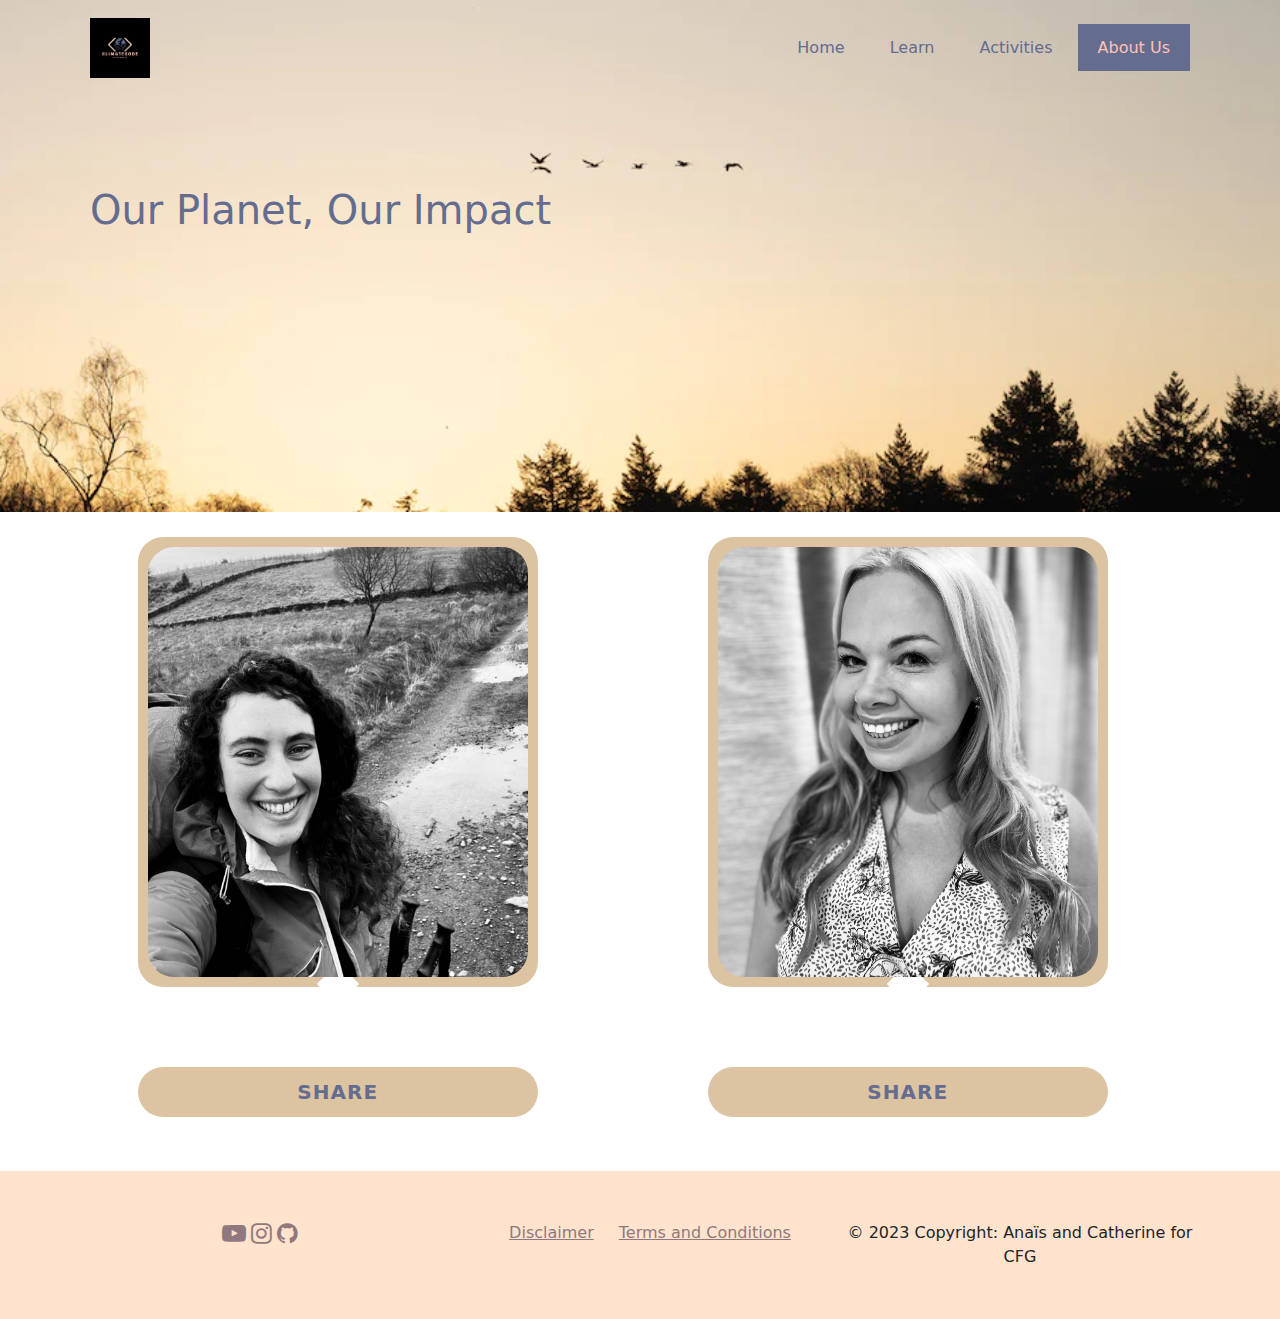
<file: html/aboutus.html>
<!DOCTYPE html>
<html lang="en">
<head>
    <meta charset="UTF-8">
    <meta http-equiv="X-UA-Compatible" content="IE=edge">
    <meta name="viewport" content="width=device-width, initial-scale=1.0">
    <title>About Us</title>
    <link rel="icon" type="image/x-icon" href="../Gallery/ClimateCode.jpg">
    <link rel="stylesheet" href="../css/style.css">
    <link rel="stylesheet" href="../css/aboutus.css">
    <link rel="stylesheet" href="../css/footer.css">

    <link rel="preconnect" href="https://fonts.googleapis.com">
    <link rel="preconnect" href="https://fonts.gstatic.com" crossorigin>
    
    <link href="https://fonts.googleapis.com/css2?family=Montserrat:wght@300&family=Roboto:wght@700&display=swap" rel="stylesheet">
    <link href="https://maxcdn.bootstrapcdn.com/font-awesome/4.4.0/css/font-awesome.min.css" rel="stylesheet"/>
   
    <link href="../bootstrap/css/bootstrap-grid.css">
    <link rel="stylesheet" href="../bootstrap/css/bootstrap.css">
    <link rel="stylesheet" href="../bootstrap/css/bootstrap-utilities.css">
    
</head>
<body>
   
    <!-- Header  -->
    
    <div class="landingheader">
      <div class="navbar" style="margin-top: -5em;">
              <div class="logoimg">
                  <a href="../index.html">
                  <img src="../Gallery/ClimateCode.jpg" alt="ClimateCode" width="60" >
                  </a> 
              </div>
              <div class="navbar2">
                  <a  href="../index.html">Home</a>
                  <a href="../html/learn.html">Learn</a>
                  <a href="../html/play.html">Activities</a>
                  <a class="active" href="../html/aboutus.html">About Us</a>
              </div>
          </div>
             <div class="title">
              <h1>Our Planet, Our Impact</h1>
          </div>
      </div>
  

    <div class="container text-center">
      <div class="row">
        <div class="col">
          <div class="aboutbox">
            <div class="main-box2">
                <div class="content2">
                  <input type="checkbox" id="check2">
                  <label class="box2" for="check2">
                  <div class="share2">SHARE</div>
                  <div class="cancel2">CANCEL</div>
                  </label>
                  <div class="image-box2">
                    <img src="../Gallery/anais.jpg" alt="Anaïs">
                    <div class="about2">
                    <div class="details2">
                      <div class="name2">Anaïs</div>
                      <div class="job2">CFG Student</div>
                      <div class="icon2">
                        <a href="https://www.linkedin.com/in/anais-calamia-b02766119/" target="_blank"><i class="fa fa-linkedin-square"></i></a>
                        <a href="https://github.com/anais-stuartcalamia" target="_blank"><i class="fa fa-github"></i></a>
                        <a href="https://www.instagram.com/anaiscalamia/" target="_blank"><i class="fa fa-instagram"></i></a>
                      </div>
                    </div>
                    </div>
                  </div>
                </div>
                </div>
            </div>
          
        </div>
        <div class="col">
          <div class="aboutbox">
            <div class="main-box">
                <div class="content">
                  <input type="checkbox" id="check">
                  <label class="box" for="check">
                  <div class="share">SHARE</div>
                  <div class="cancel">CANCEL</div>
                  </label>
                  <div class="image-box">
                    <img src="../Gallery/catherine.jpg" alt="Catherine">
                    <div class="about">
                    <div class="details">
                      <div class="name">Catherine </div>
                      <div class="job">CFG Student</div>
                      <div class="icon">
                        <a href="https://www.linkedin.com/in/catherine-chalmers-52147534" target="_blank"><i class="fa fa-linkedin-square"></i></a>
                        <a href="https://github.com/Candy-Lilivia" target="_blank"><i class="fa fa-github"></i></a>
                        <a href="https://instagram.com/catherine__chalmers?igshid=YmMyMTA2M2Y=" target="_blank" ><i class="fa fa-instagram"></i></a>
                      </div>
                    </div>
                    </div>
                  </div>
                </div>
                </div>
        </div>
        
        </div>
    
      </div>
    </div>

    
       <!-- Footer with disclaimer and terms and policies  -->


<footer class="footer">
  <div class="container text-center">
    <div class="row">
      <div class="col">
        <a href="https://www.youtube.com/watch?v=r9PeYPHdpNo" target="_blank"><i class="fa fa-youtube-play" style="font-size:24px"></i></a>
        <a href="https://www.instagram.com/davidattenborough/" target="_blank"><i class="fa fa-instagram" aria-hidden="true" style="font-size:24px"></i></a>
        <a href="https://github.com/anais-stuartcalamia/CFG-finalproject" target="_blank"><i class="fa fa-github" aria-hidden="true" style="font-size:24px"></i></a>
  
      </div>
      <div class="col">
        <a id="discl" href="#">Disclaimer</a>
        <a id="tc" href="#">Terms and Conditions</a>
  
      </div>
      <div class="col">
        © 2023 Copyright: Anaïs and Catherine for CFG

      </div>
    </div>
  </div>
    
       

  </footer> 
  
    
</body>
</html>
</file>
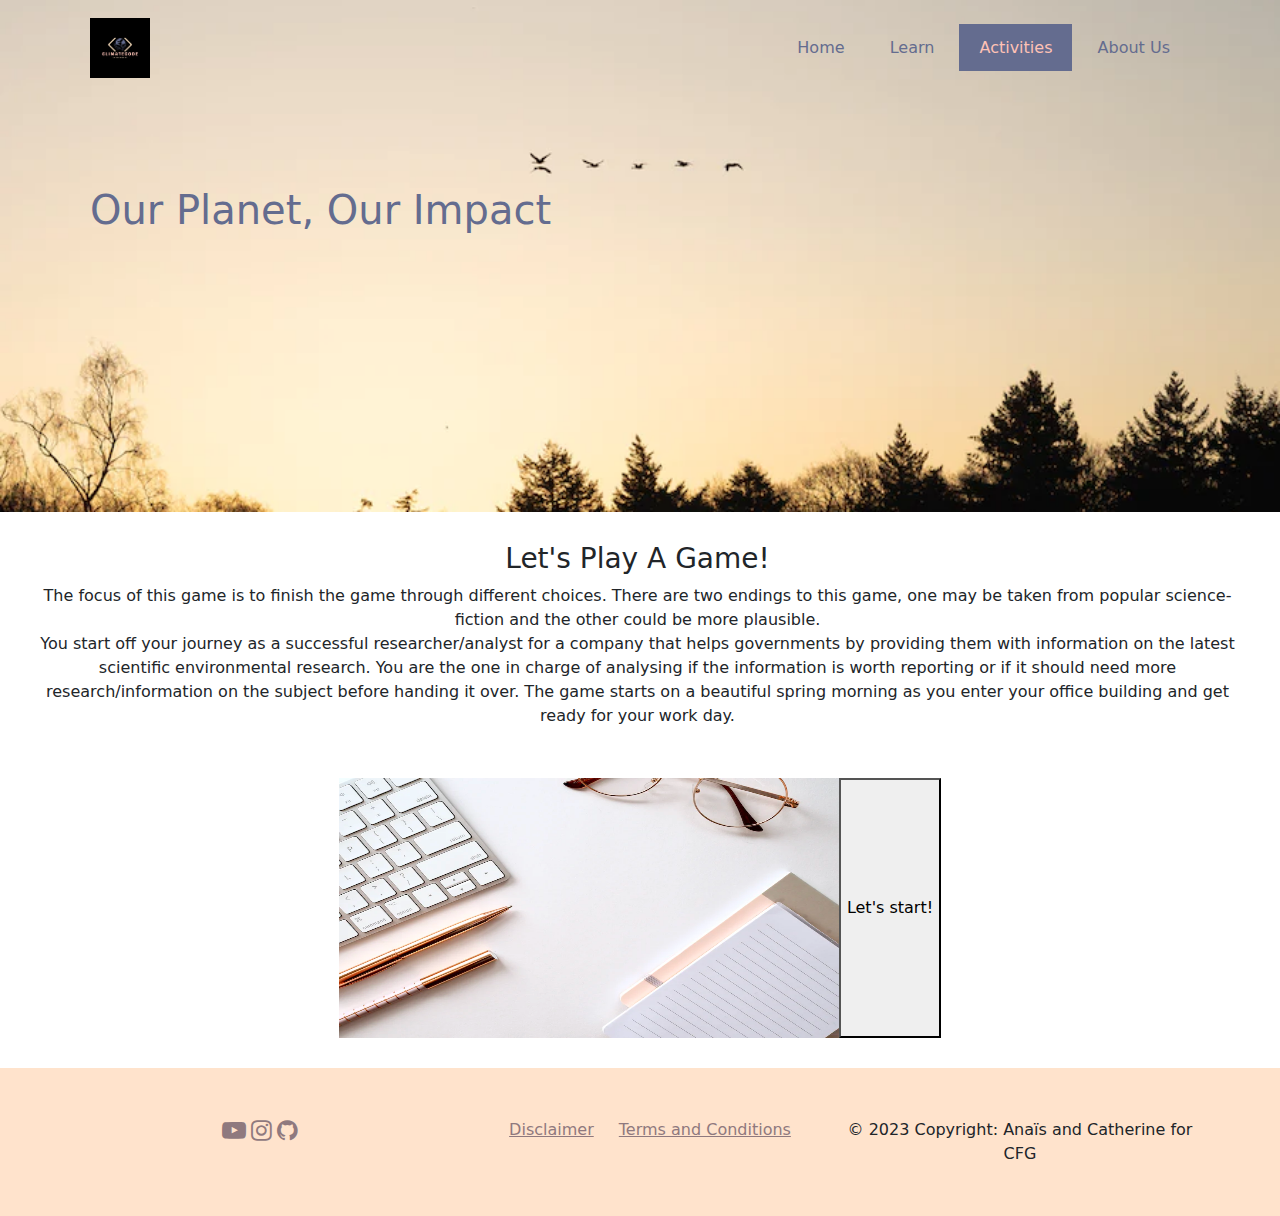
<file: html/game.html>
<!DOCTYPE html>
<html lang="en">
<head>
    <meta charset="UTF-8">
    <meta http-equiv="X-UA-Compatible" content="IE=edge">
    <meta name="viewport" content="width=device-width, initial-scale=1.0">
    <title>Game</title>

    <link rel="icon" type="image/x-icon" href="ClimateCode.jpg">

    <link rel="stylesheet" href="../css/style.css">
    <link rel="stylesheet" href="../css/game.css">
    <link rel="stylesheet" href="../css/footer.css">

    <link rel="preconnect" href="https://fonts.googleapis.com">
    <link rel="preconnect" href="https://fonts.gstatic.com" crossorigin>

    <link href="https://fonts.googleapis.com/css2?family=Montserrat:wght@300&family=Roboto:wght@700&display=swap" rel="stylesheet">
    <link href="https://maxcdn.bootstrapcdn.com/font-awesome/4.4.0/css/font-awesome.min.css" rel="stylesheet"/>

    <link rel="stylesheet" href="../bootstrap/css/bootstrap-grid.css">
    <link rel="stylesheet" href="../bootstrap/css/bootstrap-utilities.css">
    <link rel="stylesheet" href="../bootstrap/css/bootstrap.css">

</head>
<body>
    
    
    <!-- Header + navbar -->
    <div class="landingheader">
        <div class="navbar" style="margin-top: -5em;">
                <div class="logoimg">
                    <a href="../index.html">
                    <img src="../Gallery/ClimateCode.jpg" alt="ClimateCode" width="60" >
                    </a> 
                </div>
                <div class="navbar2">
                    <a  href="../index.html">Home</a>
                    <a href="../html/learn.html">Learn</a>
                    <a class="active" href="../html/play.html">Activities</a>
                    <a  href="../html/aboutus.html">About Us</a>
                </div>
            </div>
               <div class="title">
                <h1>Our Planet, Our Impact</h1>
            </div>
        </div>
    <!-- Game -->

    <div class="gamecont">
<h3> Let's Play A Game!</h3>
<p>The focus of this game is to finish the game through different choices. There are two endings to this game, one may be taken from popular science-fiction and the other could be more plausible.
<br>You start off your journey as a successful researcher/analyst for a company that helps governments by providing them with information on the latest scientific environmental research. You are the one in charge of analysing if the information is worth reporting or if it should need more research/information on the subject before handing it over.
The game starts on a beautiful spring morning as you enter your office building and get ready for your work day.
</p>
    </div>
<div class="pictbtt">
<img src="../Gallery/img-computerandwork.webp" alt="working photo" width="500" height="260">
<button class="button" onclick="myFunction()" >Let's start!</button>
</div>
<p id="gameplay"></p>

    





     <!-- footer -->
     <footer class="footer">
        <div class="container text-center">
          <div class="row">
            <div class="col">
              <a href="https://www.youtube.com/watch?v=r9PeYPHdpNo" target="_blank"><i class="fa fa-youtube-play" style="font-size:24px"></i></a>
              <a href="https://www.instagram.com/davidattenborough/" target="_blank"><i class="fa fa-instagram" aria-hidden="true" style="font-size:24px"></i></a>
              <a href="https://github.com/anais-stuartcalamia/CFG-finalproject" target="_blank"><i class="fa fa-github" aria-hidden="true" style="font-size:24px"></i></a>
        
            </div>
            <div class="col">
              <a id="discl" href="#">Disclaimer</a>
              <a id="tc" href="#">Terms and Conditions</a>
        
            </div>
            <div class="col">
              © 2023 Copyright: Anaïs and Catherine for CFG
      
            </div>
          </div>
        </div>
          
             
      
        </footer> 
  
    <script src="../main.js"></script>
</body>
</html>
</file>
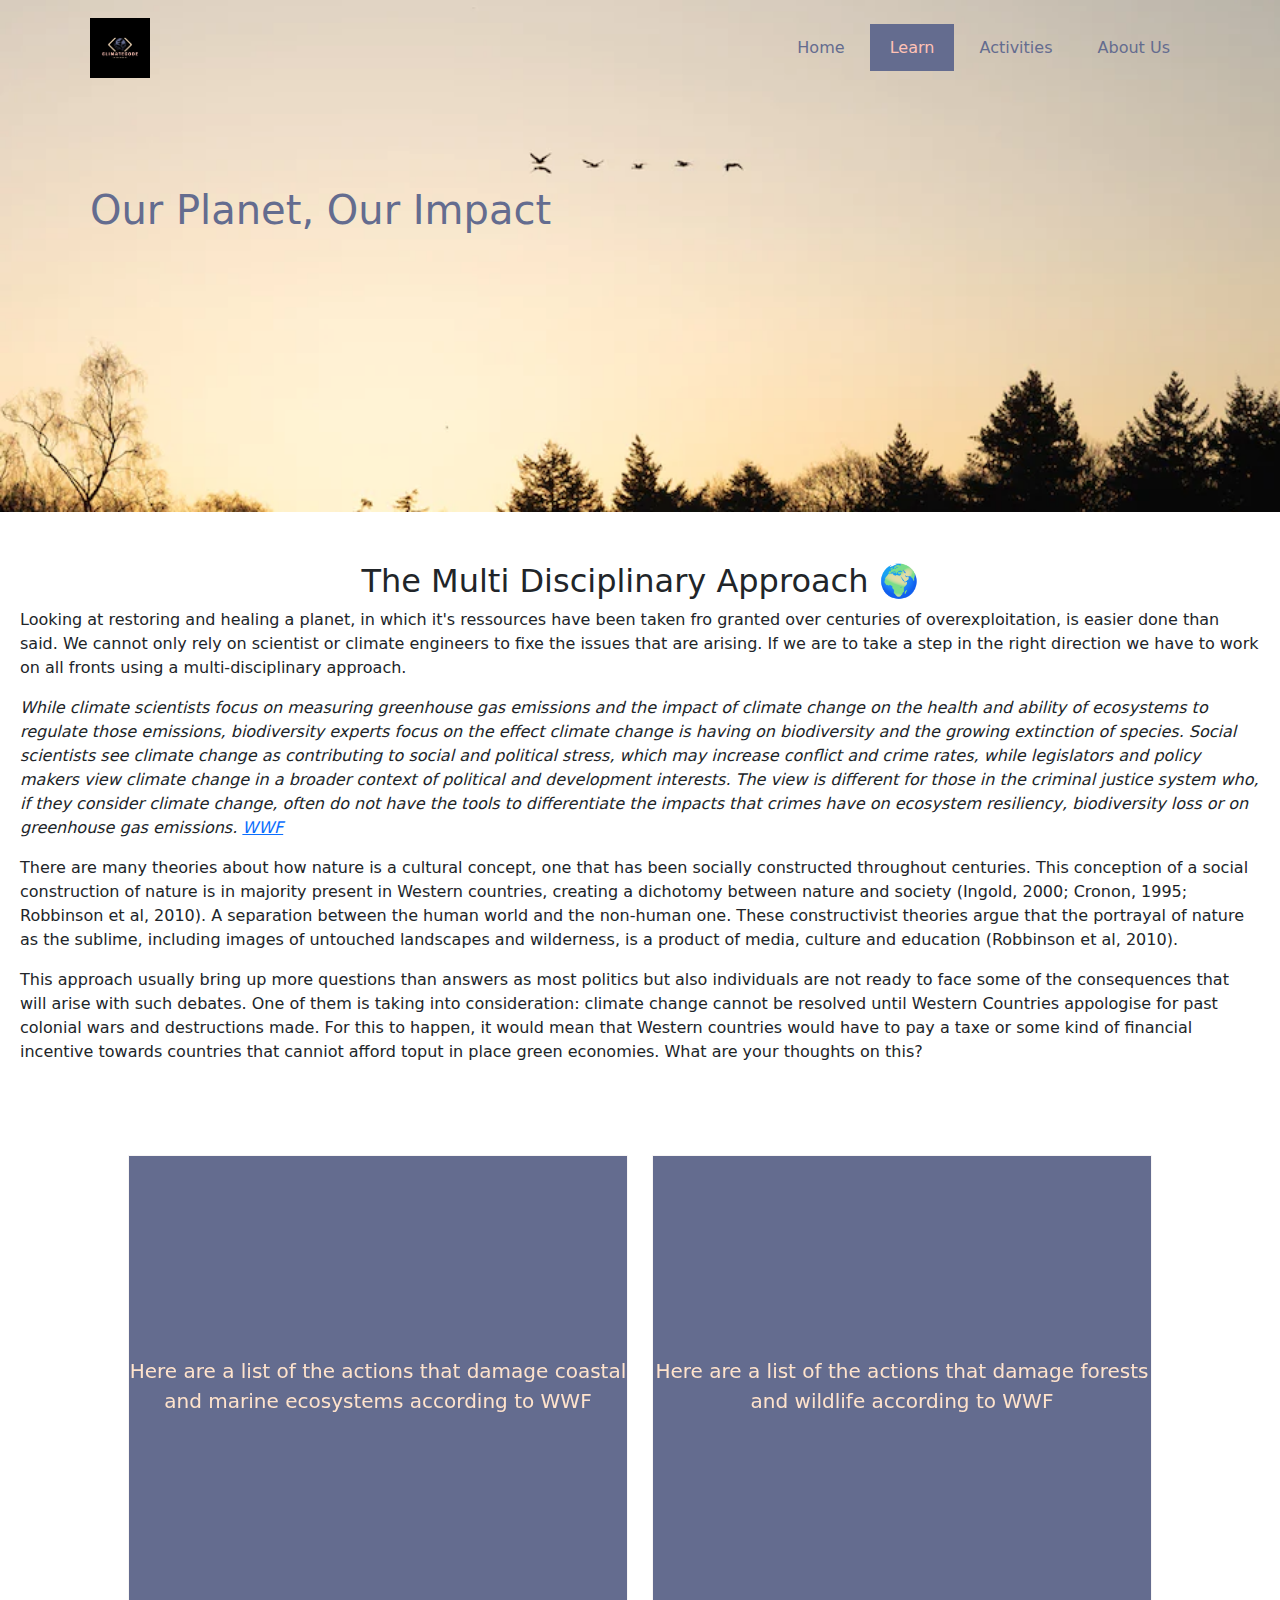
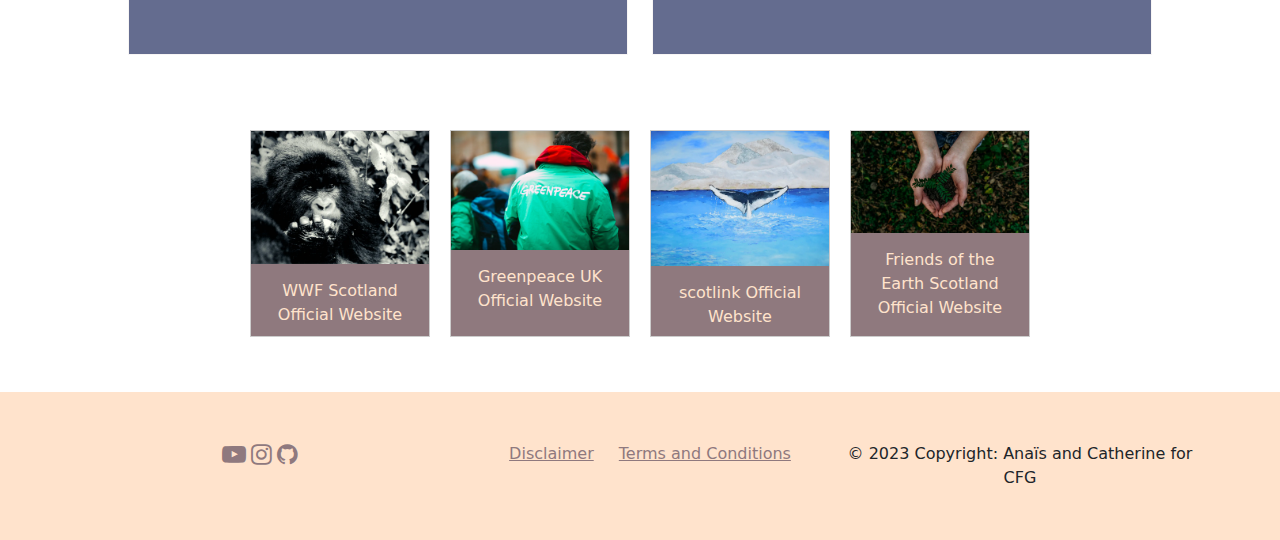
<file: html/learn.html>
<!DOCTYPE html>
<html lang="en">
<head>
    <meta charset="UTF-8">
    <meta http-equiv="X-UA-Compatible" content="IE=edge">
    <meta name="viewport" content="width=device-width, initial-scale=1.0">
    <title>Learn</title>
    <link rel="icon" type="image/x-icon" href="../Gallery/ClimateCode.jpg">
    <link rel="stylesheet" href="../css/style.css">
    <link rel="stylesheet" href="../css/footer.css">
    <link rel="stylesheet" href="../css/learn.css">

    <link rel="preconnect" href="https://fonts.googleapis.com">
    <link rel="preconnect" href="https://fonts.gstatic.com" crossorigin>

    <link href="https://fonts.googleapis.com/css2?family=Montserrat:wght@300&family=Roboto:wght@700&display=swap" rel="stylesheet">
    <link href="https://maxcdn.bootstrapcdn.com/font-awesome/4.4.0/css/font-awesome.min.css" rel="stylesheet"/>

    <link href="../bootstrap/css/bootstrap-grid.css">
    <link rel="stylesheet" href="../bootstrap/css/bootstrap.css">
    <link rel="stylesheet" href="../bootstrap/css/bootstrap-utilities.css">

</head>
<body>
   

    <!-- Header + navbar -->
    <div class="landingheader">
        <div class="navbar" style="margin-top: -5em;">
                <div class="logoimg">
                    <a href="../index.html">
                    <img src="../Gallery/ClimateCode.jpg" alt="ClimateCode" width="60" >
                    </a> 
                </div>
                <div class="navbar2">
                    <a  href="../index.html">Home</a>
                    <a class="active" href="../html/learn.html">Learn</a>
                    <!-- <a href="quizzes.html">Quizzes</a> -->
                    <a href="../html/play.html">Activities</a>
                    <!-- <a href="contact.html">Contact</a> -->
                    <a href="../html/aboutus.html">About Us</a>
                </div>
            </div>
               <div class="title">
                <h1>Our Planet, Our Impact</h1>
            </div>
        </div>
<!-- End navbar -->

<div class="rscont">
<!-- Center column : a hollistic approach   -->
<div class="maincol">
    <article>
    <h2 id="h2multi"> The Multi Disciplinary Approach &#127757</h2>
        <p>Looking at restoring and healing a planet, in which it's ressources have been taken fro granted over centuries of overexploitation, is easier done than said. We cannot only rely on scientist or climate engineers to fixe the issues that are arising. If we are to take a step in the right direction we have to work on all fronts using a multi-disciplinary approach. </p>
        <blockquote><i>While climate scientists focus on measuring greenhouse gas emissions and the impact of climate change on the health and ability of ecosystems to regulate those emissions, biodiversity experts focus on the effect climate change is having on biodiversity and the growing extinction of species. Social scientists see climate change as contributing to social and political stress, which may increase conflict and crime rates, while legislators and policy makers view climate change in a broader context of political and development interests. The view is different for those in the criminal justice system who, if they consider climate change, often do not have the tools to differentiate the impacts that crimes have on ecosystem resiliency, biodiversity loss or on greenhouse gas emissions. <a href="https://files.worldwildlife.org/wwfcmsprod/files/Publication/file/8mie6esklg_Crimes_that_Affect_the_Environment_and_Climate_Change.pdf?_ga=2.208621202.1842893561.1673353690-1429001621.1673353690" target="_blank">WWF</a></i></blockquote>
        <p>There are many theories about how nature is a cultural concept, one that has been socially constructed throughout centuries. This conception of a social construction of nature is in majority present in Western countries, creating a dichotomy between nature and society (Ingold, 2000; Cronon, 1995; Robbinson et al, 2010). A separation between the human world and the non-human one. These constructivist theories argue that the portrayal of nature as the sublime, including images of untouched landscapes and wilderness, is a product of media, culture and education (Robbinson et al, 2010). </p>
        <p>This approach usually bring up more questions than answers as most politics but also individuals are not ready to face some of the consequences that will arise with such debates. One of them is taking into consideration:  climate change cannot be resolved until Western Countries appologise for past colonial wars and destructions made. For this to happen, it would mean that Western countries would have to pay a taxe or some kind of financial incentive towards countries that canniot afford toput in place green economies.
            What are your thoughts on this? </p>
        </article>
</div>

<!-- Flip Box Essay -->
<div class="flipbox">
<div class="flipdamages">
    <div class="flip-box-inner">
      <div class="flip-box-front">
        <p id="fliptx">Here are a list of the actions that damage coastal and marine ecosystems according to WWF</p>
    </div>
      <div class="flip-box-back">
        <ol class="damages">
            <li>Land based marine polution</li>
            <li>Ship-source fuel pollution</li>
            <li>Bilge Water Dumping</li>
            <li>Other Pollutants (e.g: sewage, ballaste water and other waste products)</li>
            <li>Bottom Trawling</li>
            <li>Fisheries crime: illegal, unreported and unregulated fishing</li>
        </ol>
      </div>
    </div>
  </div>

  <!-- flip box 2 -->
  <div class="flipdamages">
    <div class="flip-box-inner">
        <div class="flip-box-front">
            <p id="fliptx">Here are a list of the actions that damage forests and wildlife according to WWF</p>
        </div>
        <div class="flipback2">
            <ol class="damages">
                <li>Illegal deforestation and too much deforestation</li>
                <li>Illegal logging and trafficking of forests products</li>
                <li>Illegal mining and trafficking in precious metals and stones</li>
                <li>Wildlife trafficking</li>
                <li>Illegal wildlife hunting</li>
                <li>Fraud and corruption in forestry and maritime sectors</li>
            </ol>        
        </div>
    </div>
  </div>

</div>




    <!-- Main Ressources -->
<div class="rscrgallery">

     <div class="gallery">
    <a href="https://www.wwf.org.uk/scotland" target="_blank">
        <img src="../Gallery/wwfimg.webp" alt="gorilla in black and white" width="600" height="100">
    </a>
    <div class="desc">WWF Scotland Official Website</div>
      </div>
      
      <div class="gallery">
        <a href="https://www.greenpeace.org.uk" target="_blank">
            <img src="../Gallery/greenpeace.webp" alt="greenpeace workers" width="600" height="100">
        </a>
        <div class="desc">Greenpeace UK Official Website</div>
          </div>
      
      <div class="gallery">
        <a href="https://www.scotlink.org" target="_blank">
            <img src="../Gallery/scotlink.webp" alt="painting of the ocean" width="600" height="100">
        </a>
        <div class="desc">scotlink Official Website</div>
          </div>
      
      <div class="gallery">
        <a href="https://foe.scot" target="_blank">
            <img src="../Gallery/friendsoftheearth.webp" alt="hands holding a plant" width="600" height="100">
        </a>
            <div class="desc">Friends of the Earth Scotland Official Website</div>
      </div>


</div>
</div>

    <!-- footer -->
    <footer class="footer">
        <div class="container text-center">
          <div class="row">
            <div class="col">
              <a href="https://www.youtube.com/watch?v=r9PeYPHdpNo" target="_blank"><i class="fa fa-youtube-play" style="font-size:24px"></i></a>
              <a href="https://www.instagram.com/davidattenborough/" target="_blank"><i class="fa fa-instagram" aria-hidden="true" style="font-size:24px"></i></a>
              <a href="https://github.com/anais-stuartcalamia/CFG-finalproject" target="_blank"><i class="fa fa-github" aria-hidden="true" style="font-size:24px"></i></a>
             </div>

            <div class="col">
              <a id="discl" href="#">Disclaimer</a>
              <a id="tc" href="#">Terms and Conditions</a>
            </div>

            <div class="col">
              © 2023 Copyright: Anaïs and Catherine for CFG
            </div>

          </div>
        </div> 
        </footer> 


      </body>
</html>
</file>
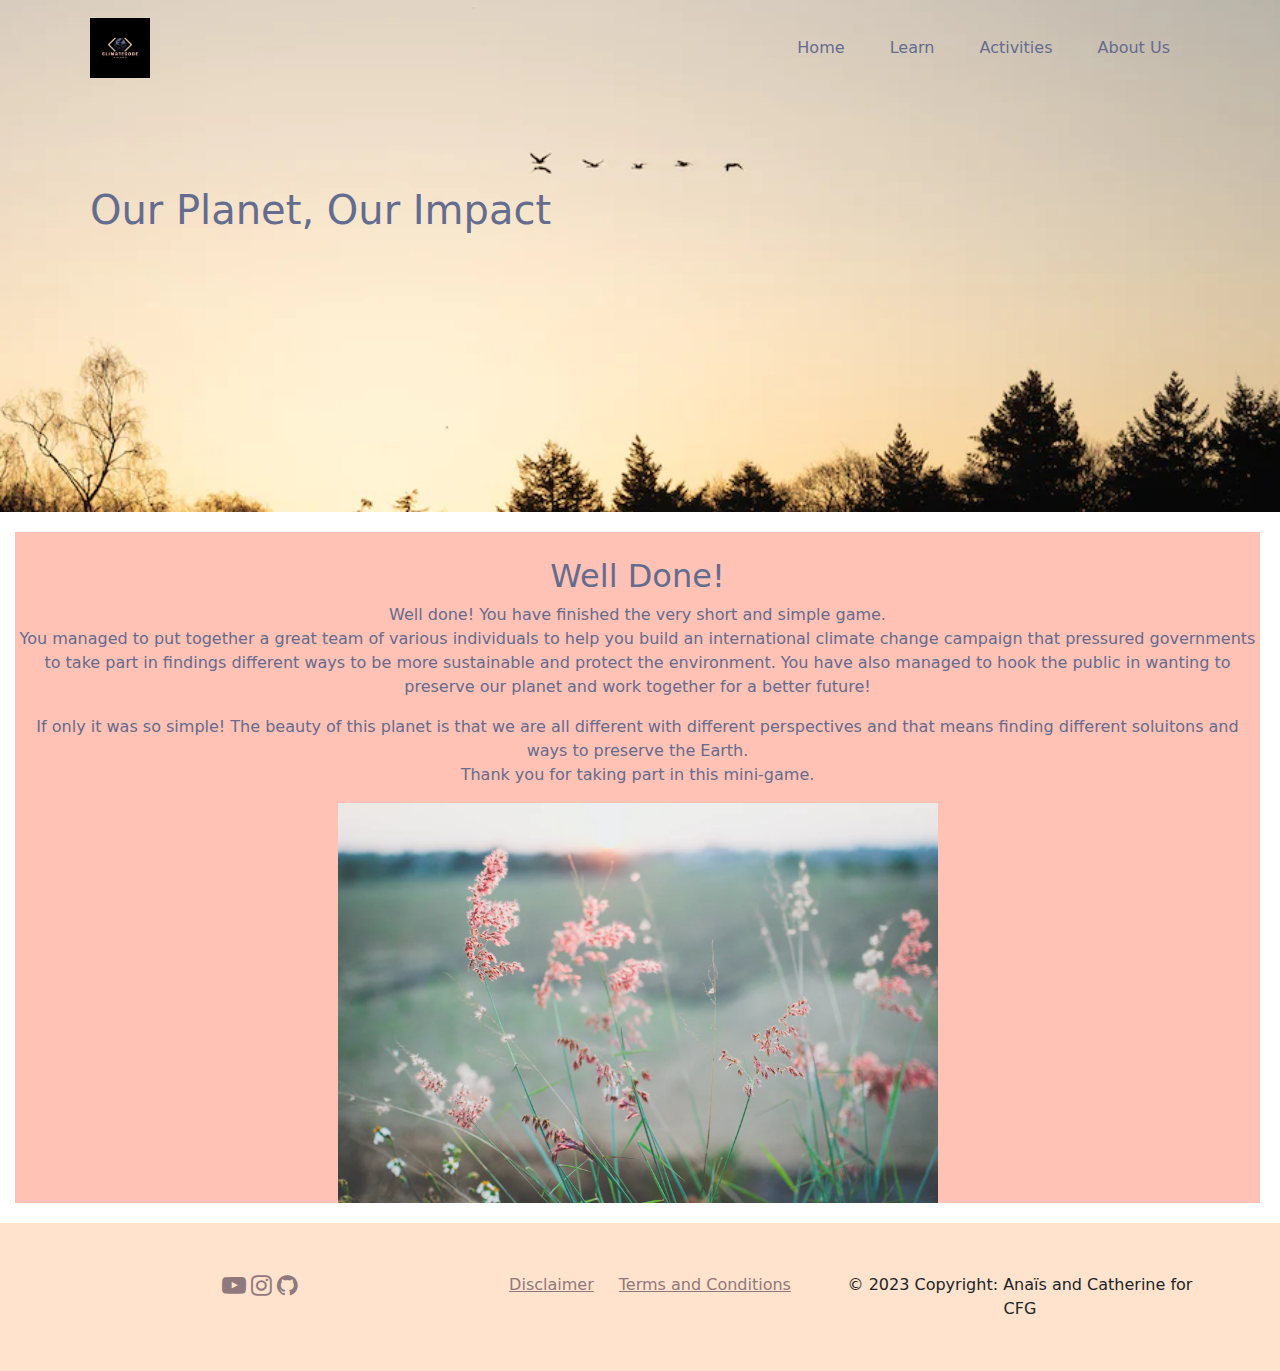
<file: html/win2.html>
<!DOCTYPE html>
<html lang="en">
<head>
    <meta charset="UTF-8">
    <meta http-equiv="X-UA-Compatible" content="IE=edge">
    <meta name="viewport" content="width=device-width, initial-scale=1.0">
    <title>Activities</title>
    <link rel="icon" type="image/x-icon" href="../Gallery/ClimateCode.jpg">

    <link rel="stylesheet" href="../css/style.css">
    <link rel="stylesheet" href="../css/win.css">
    <link rel="stylesheet" href="../css/footer.css">

    <link rel="preconnect" href="https://fonts.googleapis.com">
    <link rel="preconnect" href="https://fonts.gstatic.com" crossorigin>

    <link href="https://fonts.googleapis.com/css2?family=Montserrat:wght@300&family=Roboto:wght@700&display=swap" rel="stylesheet">
    <link href="https://maxcdn.bootstrapcdn.com/font-awesome/4.4.0/css/font-awesome.min.css" rel="stylesheet"/>

    <link rel="stylesheet" href="../bootstrap/css/bootstrap-grid.css">
    <link rel="stylesheet" href="../bootstrap/css/bootstrap-utilities.css">
    <link rel="stylesheet" href="../bootstrap/css/bootstrap.css">

</head>
<body>


    <!-- Header + navbar -->
    <div class="landingheader">
        <div class="navbar" style="margin-top: -5em;">
                <div class="logoimg">
                    <a href="../index.html">
                    <img src="../Gallery/ClimateCode.jpg" alt="ClimateCode" width="60" >
                    </a> 
                </div>
                <div class="navbar2">
                    <a  href="../index.html">Home</a>
                    <a href="../html/learn.html">Learn</a>
                    <a lass="active" href="../html/play.html">Activities</a>
                    <a href="../html/aboutus.html">About Us</a>
                </div>
            </div>
               <div class="title">
                <h1>Our Planet, Our Impact</h1>
            </div>
        </div>

    <!-- Win! -->
    <div class="winning">
 <h2>Well Done!</h2>
 <p>Well done! You have finished the very short and simple game. <br>
    You managed to put together a great team of various individuals to help you build an international climate change campaign that pressured governments to take part in findings different ways to be more sustainable and protect the environment. You have also managed to hook the public in wanting to preserve our planet and work together for a better future!
 </p>
 <p>If only it was so simple! The beauty of this planet is that we are all different with different perspectives and that means finding different soluitons and ways to preserve the Earth.
    <br> Thank you for taking part in this mini-game.
 </p>
 <img src="../Gallery/img-winning.webp" alt="flowers" width="600" height="400">

    </div>



     <!-- footer -->
     <footer class="footer">
        <div class="container text-center">
          <div class="row">
            <div class="col">
              <a href="https://www.youtube.com/watch?v=r9PeYPHdpNo" target="_blank"><i class="fa fa-youtube-play" style="font-size:24px"></i></a>
              <a href="https://www.instagram.com/davidattenborough/" target="_blank"><i class="fa fa-instagram" aria-hidden="true" style="font-size:24px"></i></a>
              <a href="https://github.com/anais-stuartcalamia/CFG-finalproject" target="_blank"><i class="fa fa-github" aria-hidden="true" style="font-size:24px"></i></a>
             </div>

            <div class="col">
              <a id="discl" href="#">Disclaimer</a>
              <a id="tc" href="#">Terms and Conditions</a>
            </div>

            <div class="col">
              © 2023 Copyright: Anaïs and Catherine for CFG
            </div>

          </div>
        </div> 
        </footer> 

    <script src="../main.js"></script>
</body>
</html>
</file>
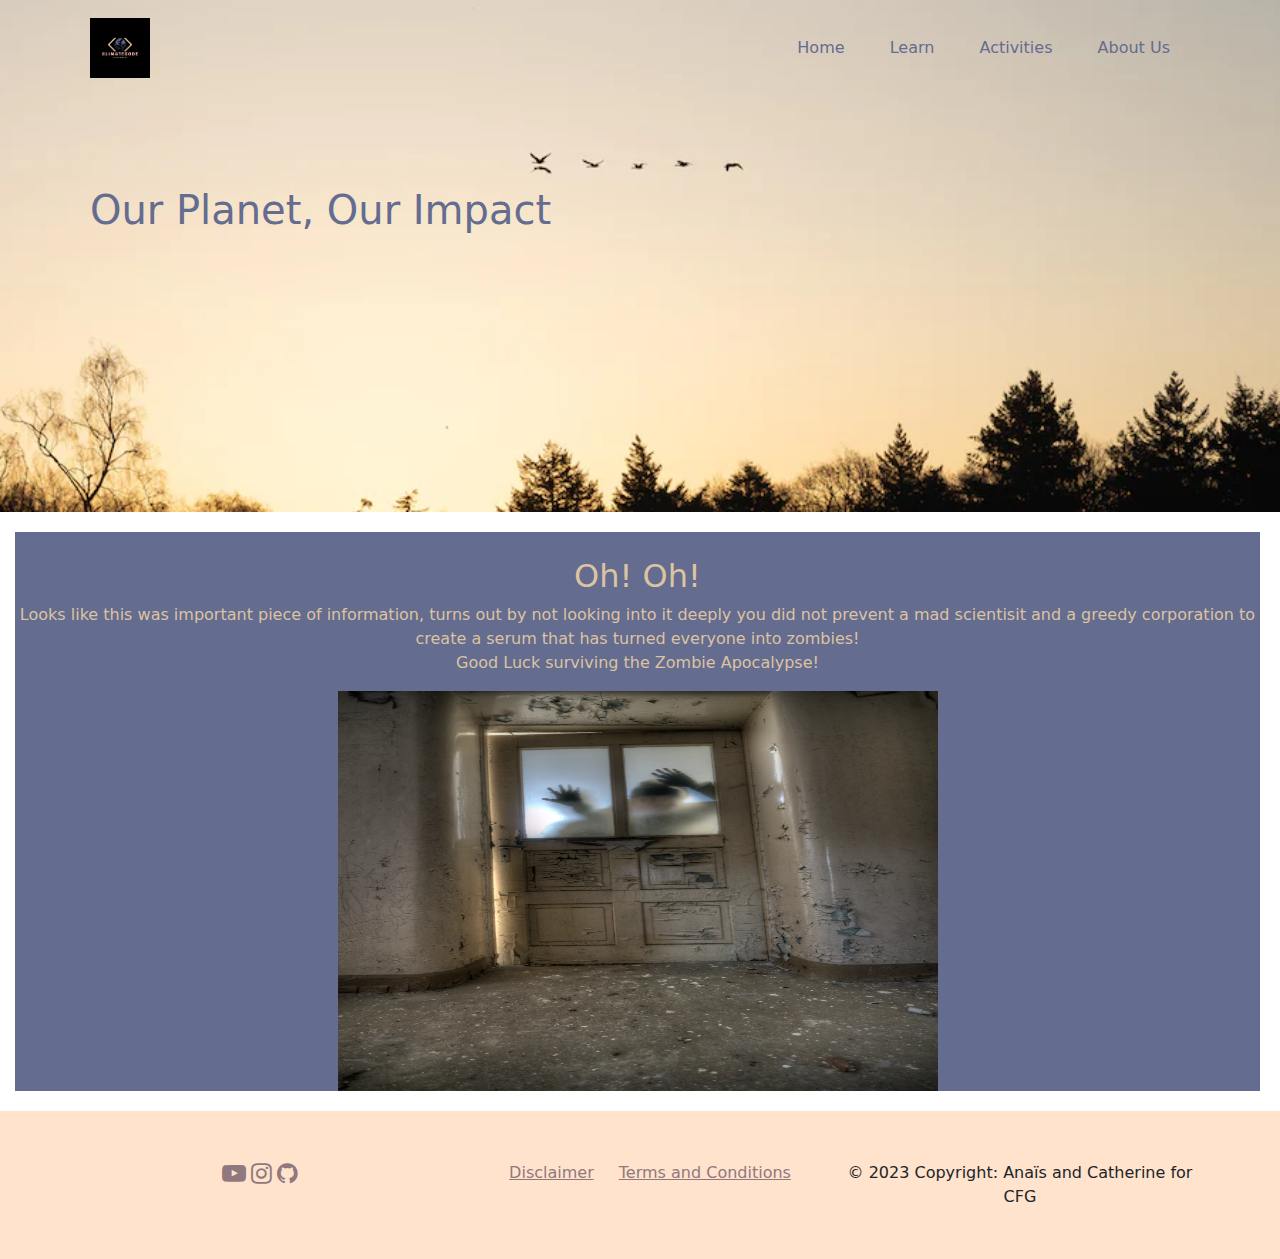
<file: html/zombie.html>
<!DOCTYPE html>
<html lang="en">
<head>
    <meta charset="UTF-8">
    <meta http-equiv="X-UA-Compatible" content="IE=edge">
    <meta name="viewport" content="width=device-width, initial-scale=1.0">
    <title>Activities</title>

    <link rel="icon" type="image/x-icon" href="../Gallery/ClimateCode.jpg">

    <link rel="stylesheet" href="../css/style.css">
    <link rel="stylesheet" href="../css/zombie.css">
    <link rel="stylesheet" href="../css/footer.css">


    <link rel="preconnect" href="https://fonts.googleapis.com">
    <link rel="preconnect" href="https://fonts.gstatic.com" crossorigin>

    <link href="https://fonts.googleapis.com/css2?family=Montserrat:wght@300&family=Roboto:wght@700&display=swap" rel="stylesheet">
    <link href="https://maxcdn.bootstrapcdn.com/font-awesome/4.4.0/css/font-awesome.min.css" rel="stylesheet"/>

    <link rel="stylesheet" href="../bootstrap/css/bootstrap-grid.css">
    <link rel="stylesheet" href="../bootstrap/css/bootstrap-utilities.css">
    <link rel="stylesheet" href="../bootstrap/css/bootstrap.css">

</head>
<body>
  

    <!-- Header + navbar -->
    <div class="landingheader">
        <div class="navbar" style="margin-top: -5em;">
                <div class="logoimg">
                    <a href="../index.html">
                    <img src="../Gallery/ClimateCode.jpg" alt="ClimateCode" width="60" >
                    </a> 
                </div>
                <div class="navbar2">
                    <a  href="../index.html">Home</a>
                    <a href="../html/learn.html">Learn</a>
                    <a lass="active" href="../html/play.html">Activities</a>
                    <a href="../html/aboutus.html">About Us</a>
                </div>
            </div>
               <div class="title">
                <h1>Our Planet, Our Impact</h1>
            </div>
        </div>
    

    <!-- End Game! -->

    <div class="zombiegame">
        <h2> Oh! Oh!</h2>
        <p>Looks like this was important piece of information, turns out by not looking into it deeply you did not prevent a mad scientisit and a greedy corporation to create a serum that has turned everyone into zombies!
            <br>Good Luck surviving the Zombie Apocalypse!</p>
        <img src="../Gallery/zombie.webp" alt="zombie apocalypse" width="600" height="400">
    </div>
    
<!-- footer -->
<footer class="footer">
    <div class="container text-center">
      <div class="row">
        <div class="col">
          <a href="https://www.youtube.com/watch?v=r9PeYPHdpNo" target="_blank"><i class="fa fa-youtube-play" style="font-size:24px"></i></a>
          <a href="https://www.instagram.com/davidattenborough/" target="_blank"><i class="fa fa-instagram" aria-hidden="true" style="font-size:24px"></i></a>
          <a href="https://github.com/anais-stuartcalamia/CFG-finalproject" target="_blank"><i class="fa fa-github" aria-hidden="true" style="font-size:24px"></i></a>
         </div>

        <div class="col">
          <a id="discl" href="#">Disclaimer</a>
          <a id="tc" href="#">Terms and Conditions</a>
        </div>

        <div class="col">
          © 2023 Copyright: Anaïs and Catherine for CFG
        </div>

      </div>
    </div> 
    </footer> 

<script src="../main.js"></script>
</body>
</html>
</file>
<file: css/style.css>
body, html {
  height: 100%;
  line-height: 1.8;
  /* background-color: #8F797E; */
  /* background-color: black;
  color: #FFC2B5; */
}

body {
    font-family: Arial, Helvetica, sans-serif;
}
/* Header */
.landingheader {
    padding: 90px;
    padding-bottom: 270px;
    background-image: url(../Gallery/headerimg.webp);
    background-repeat: no-repeat;
    background-position: center;
    background-size: cover;

}

.navbar {
  display: flex;
  justify-content: space-between;
}
.logoimg {

  justify-items: flex-start;
 
}

.navbar2 {

    /* flex-flow: row wrap; */
    justify-items:flex-end;
    margin-left: 90px;

}



.navbar2 a {
    color: #646C8F;
    padding: 14px 20px;
    text-decoration: none;
    text-align: center;
   
}

.navbar2 a:hover {
    background-color: #8F797E;
    color: #FFC2B5;
}
.navbar2 a.active {
    background-color: #646C8F;
    color: #FFC2B5;;
  }

.title {
  margin-top: 100px;
    font-size: 25px;
    color: #646C8F;
}
    /* about website */

.aboutweb {
    text-align: center;
    margin-top: 70px;
    margin-left: 80px;
    margin-right: 80px;
    font-family: 'Montserrat', sans-serif;
}
#climatecode {
    
    color:#FFC2B5;
    font-weight: bold;
}
#climalogo {
  margin-bottom: 20px;
}

/* Article 1 */

.art1 {
  margin-top: 120px;  
  margin-left: 40px;  
  margin-right: 40px;
  margin-bottom: 40px;
  display: flex;

}

.article1 {
    margin: 20px;
}

/* Article 2 */

.art2 {
    margin-top: 120px;  
  margin-left: 40px;  
  margin-right: 40px;
  margin-bottom: 40px;
  display: flex;
}

.article2 {
    margin: 20px;
    order: 1;
}

.ocean {
    order: 2;
}



 






/* Responsive */


@media only screen and (max-width: 700px) {
  .resp {
    width: 49.99999%;
    margin: 6px 0;
  }
}

@media only screen and (max-width: 500px) {
  .resp {
    width: 100%;
  }
}
</file>
<file: css/aboutus.css>
.aboutbox {
    display: flex;
    justify-content: center;
       
       margin-left: 20px;
      margin-right: 10%; 
      margin-top: 10%;
      margin-bottom: 10%;
      
  }
  
  .main-box{
      /* position: absolute; */
      /* left: 50%; */
      bottom: 8%;
      /* transform: translateX(-50%); */
      width: 400px;
      height: 550px;
      text-align: center;
      
    }
    .main-box .content{
      position: relative;
      height: 100%;
      width: 100%;
    }
    .content .box{
      position: absolute;
      height: 50px;
      width: 100%;
      left: 0;
      bottom: 0;
      border-radius: 25px;
      cursor: pointer;
    }
    .share, .cancel{
      position: absolute;
      height: 100%;
      width: 100%;
      left: 0;
      top: 0;
      font-size: 20px;
      font-weight: 600;
      color:#646C8F;
      line-height: 50px;
      background:#DCC3A1;
      letter-spacing: 1px;
      border-radius: 25px;
      opacity: 0;
      transition: all 0.3s ease;
    }
    .content .box .share{
      opacity: 1;
    }
    #check:checked ~ .box .share{
      opacity: 0;
    }
    #check:checked ~ .box .cancel{
      opacity: 1;
    }
  
    .content .image-box{
      position: absolute;
      height: 450px;
      width: 100%;
      bottom: 130px;
      left: 50%;
      transform: translateX(-50%);
      background:#DCC3A1;
      padding: 10px;
      border-radius: 25px;
      transition: all 0.4s ease;
    }
    #check:checked ~ .image-box{
      bottom: 70px;
    }
    #check{
      display: none;
    }
    .image-box::before{
      position: absolute;
      content: '';
      bottom: -12px;
      left: 50%;
      transform: translateX(-50%) rotate(45deg);
      height: 30px;
      width: 30px;
      background: #fff;
      z-index: -1;
    }
    .image-box img{
      height: 100%;
      width: 100%;
      object-fit: cover;
      border-radius: 26px;
    }
    .image-box .about{
      position: absolute;
      background: rgba(0, 0, 0, 0.5);
      height: 100%;
      width: 100%;
      left: 0;
      top: 0;
      border-radius: 25px;
      padding: 20px;
      text-align: center;
      opacity: 0;
      transition: all 0.3s ease;
    }
    #check:checked ~ .image-box .about{
      opacity: 1;
    }
    .about .details{
      position: absolute;
      width: 100%;
      left: 0;
      bottom: 35px;
    }
    .details .name, .job{
      font-size: 18px;
      font-weight: 500;
      color: #FFC2B5;
    }
     .details .icon i{
       font-size: 20px;
       color: #FFC2B5;
       height: 45px;
       width: 45px;
       line-height: 43px;
       border-radius: 50%;
       border: 2px solid #DCC3A1;
       margin: 14px 5px;
       transition: all 0.3s ease;
     }
    .details .icon i:hover{
      transform: scale(0.95);
    }
  
   /* Box 2 */
  
   .main-box2{
      /* position: absolute; */
      left: 50%;
      bottom: 8%;
      /* transform: translateX(-50%); */
      width: 400px;
      height: 550px;
      text-align: center;
      
   }
    .main-box2 .content2{
      position: relative;
      height: 100%;
      width: 100%;
    }
    .content2 .box2{
      position: absolute;
      height: 50px;
      width: 100%;
      left: 0;
      bottom: 0;
      border-radius: 25px;
      cursor: pointer;
    }
    .share2, .cancel2{
      position: absolute;
      height: 100%;
      width: 100%;
      left: 0;
      top: 0;
      font-size: 20px;
      font-weight: 600;
      color:#646C8F;
      line-height: 50px;
      background: #DCC3A1;
      letter-spacing: 1px;
      border-radius: 25px;
      opacity: 0;
      transition: all 0.3s ease;
    }
    .content2 .box2 .share2{
      opacity: 1;
    }
    #check2:checked ~ .box2 .share2{
      opacity: 0;
    }
    #check2:checked ~ .box2 .cancel2{
      opacity: 1;
    }
    .content2 .image-box2{
      position: absolute;
      height: 450px;
      width: 100%;
      bottom: 130px;
      left: 50%;
      transform: translateX(-50%);
      background: #DCC3A1;
      padding: 10px;
      border-radius: 25px;
      transition: all 0.4s ease;
    }
    #check2:checked ~ .image-box2{
      bottom: 70px;
    }
    #check2{
      display: none;
    }
    .image-box2::before{
      position: absolute;
      content: '';
      bottom: -12px;
      left: 50%;
      transform: translateX(-50%) rotate(45deg);
      height: 30px;
      width: 30px;
      background: #fff;
      z-index: -1;
    }
    .image-box2 img{
      height: 100%;
      width: 100%;
      object-fit: cover;
      border-radius: 26px;
    }
    .image-box2 .about2{
      position: absolute;
      background: rgba(0, 0, 0, 0.5);
      height: 100%;
      width: 100%;
      left: 0;
      top: 0;
      border-radius: 25px;
      padding: 20px;
      text-align: center;
      opacity: 0;
      transition: all 0.3s ease;
    }
    #check2:checked ~ .image-box2 .about2{
      opacity: 1;
    }
    .about2 .details2{
      position: absolute;
      width: 100%;
      left: 0;
      bottom: 35px;
    }
    .details2 .name2, .job2{
      font-size: 18px;
      font-weight: 500;
      color: #FFC2B5;
    }
     .details2 .icon2 i{
       font-size: 20px;
       color: #FFC2B5;
       height: 45px;
       width: 45px;
       line-height: 43px;
       border-radius: 50%;
       border: 2px solid #DCC3A1;
       margin: 14px 5px;
       transition: all 0.3s ease;
     }
    .details2 .icon2 i:hover{
      transform: scale(0.95);
    }
</file>
<file: css/footer.css>
.footer {
    background-color: #FFE3CC;
    padding: 50px;
    padding-left: auto;
    padding-right: auto;
}

.footer a {
    color: #8F797E;
}

#discl {
    margin: 20px;
}
.copyright {
    color: #8F797E;
}
</file>
<file: css/game.css>
/* Game Layout */
  .gamecont {
    text-align: center;
   margin-left: 25px;
   margin-right: 30px;
   margin-top: 30px;
   }
   
   .pictbtt {
     display: flex;
     justify-content: center;
     margin-bottom: 30px;
     margin-top: 50px;
   }
</file>
<file: css/learn.css>
#h2multi {
    text-align: center;
  }

  .maincol {
    margin-top: 50px;
    margin-left: 20px;
    margin-right: 20px;
  }

  /* Flip box essay */
  
  .flipdamages {
    background-color: #DCC3A1;
    width: 500px;
    height: 500px;
    border: 1px solid #f7f5f5;
    perspective: 1000px;
    margin-top: 75px;
  }

  .flip-box-inner {
    position: relative;
    width: 100%;
    height: 100%;
    text-align: center;
    transition: transform 0.8s;
    transform-style: preserve-3d;
  }

  .flipdamages:hover .flip-box-inner {
    transform: rotateX(180deg);
  }

  .flip-box-front, .flip-box-back {
    position: absolute;
    width: 100%;
    height: 100%;
    -webkit-backface-visibility: hidden;
    backface-visibility: hidden;
  }
  .flip-box-front {
    background-color: #646C8F;
    color:#FFE3CC;
    
  }
  
  .flip-box-back {
    background-image: url(../Gallery/plastic-pollution.webp);
    background-repeat: no-repeat;
    background-size: cover;
    color:#DCC3A1;
    transform: rotateX(180deg);
  }

  #fliptx {
    margin-top: 40%;
    font-size: 20px;
  }

  .damages {
    font-weight: bold;
    list-style-type: none;
    margin-right: 10%;
    margin-top: 15%;
  }
 

  .flip-box-front, .flipback2 {
    position: absolute;
    width: 100%;
    height: 100%;
    -webkit-backface-visibility: hidden;
    backface-visibility: hidden;
  }

  .flipback2 {
    background-image: url(../Gallery/deforestationflipimg.webp);
    background-repeat: no-repeat;
    background-size: cover;
    color: #FFE3CC;
    transform: rotateX(180deg);
  }

  .flipbox {
    display: flex;
    justify-content: space-between;
    margin-left: 10%;
    margin-right: 10%;
  }

  /* Image Website Gallery Ressource */
 
  .rscrgallery {
     display: flex;
      flex-wrap: wrap;
      justify-content: center;
      gap: 10px;
      margin-top: 70px;
      margin-bottom: 50px;

  }
  
  .gallery {
    margin: 5px;
    border: 1px solid #ccc;
    /* float: center; */
    width: 180px;
    background-color: #8F797E;
  }
  
 .gallery:hover {
    border: 1px solid #777;
  }
  
  .gallery img {
    width: 100%;
    height:max-content;
    
  }
  
  .desc {
    padding: 15px;
    text-align: center;
    color: #FFE3CC;
    height: 70px;
  }
</file>
<file: css/win.css>
.winning {
    text-align: center;
    background-color:#FFC2B5 ;
    color:#646C8F;
    margin-top: 20px;
    padding-top: 25px;
    margin-left: 15px;
    margin-right: 20px;
    margin-bottom: 20px;
  }
</file>
<file: css/zombie.css>
.zombiegame {
    text-align: center;
    background-color: #646C8F;
    color: #DCC3A1;
    margin-top: 20px;
    padding-top: 25px;
    margin-left: 15px;
    margin-right: 20px;
    margin-bottom: 20px;
  }
</file>
